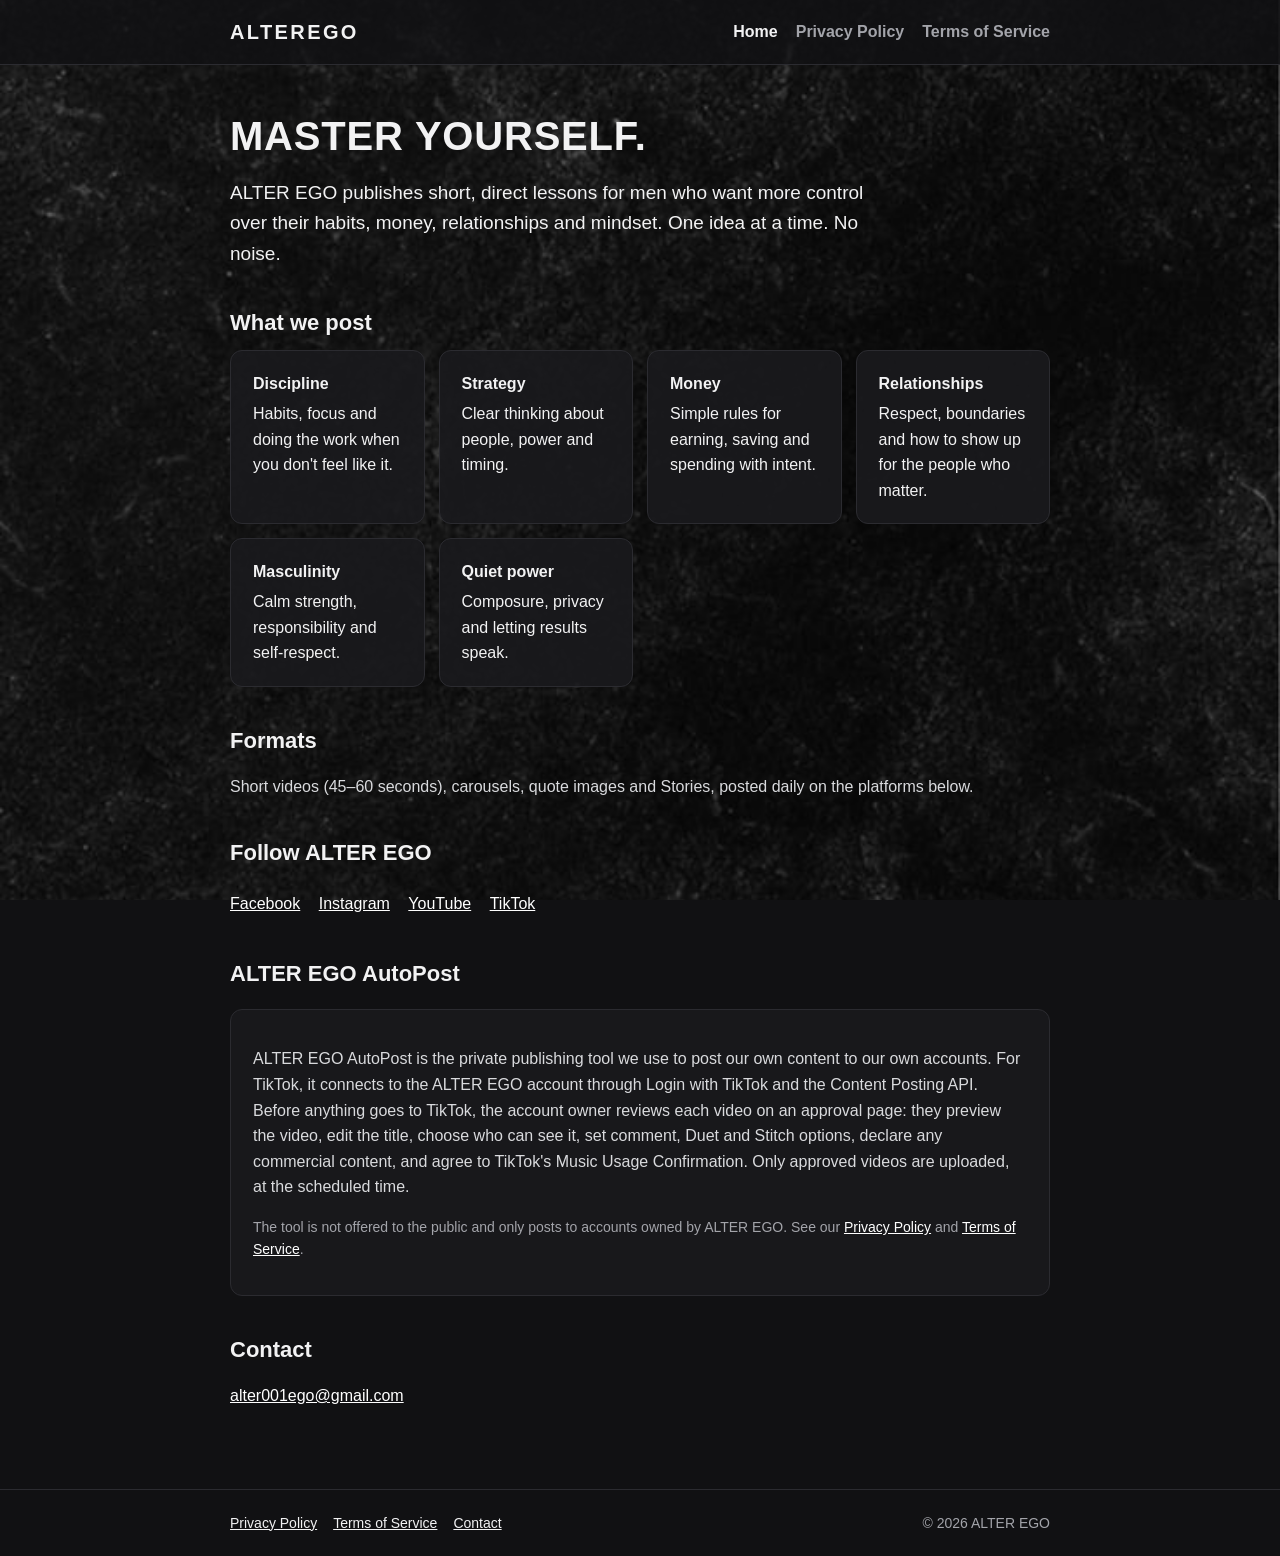
<file: index.html>
<!doctype html>
<html lang="en">
<head>
<meta charset="utf-8">
<meta name="viewport" content="width=device-width, initial-scale=1">
<title>ALTER EGO — Master yourself</title>
<meta name="description" content="ALTER EGO publishes short lessons on discipline, money, relationships and quiet power.">
<link rel="icon" href="logo.png">
<link rel="stylesheet" href="style.css">
</head>
<body>
<header><div class="wrap">
  <a class="brand" href="index.html">ALTEREGO</a>
  <nav><a href="index.html" aria-current="page">Home</a><a href="privacy.html">Privacy Policy</a><a href="terms.html">Terms of Service</a></nav>
</div></header>

<main><div class="wrap">
  <h1>Master yourself.</h1>
  <p class="lead">ALTER EGO publishes short, direct lessons for men who want more control over their
  habits, money, relationships and mindset. One idea at a time. No noise.</p>

  <h2>What we post</h2>
  <div class="grid">
    <div class="card"><b>Discipline</b>Habits, focus and doing the work when you don't feel like it.</div>
    <div class="card"><b>Strategy</b>Clear thinking about people, power and timing.</div>
    <div class="card"><b>Money</b>Simple rules for earning, saving and spending with intent.</div>
    <div class="card"><b>Relationships</b>Respect, boundaries and how to show up for the people who matter.</div>
    <div class="card"><b>Masculinity</b>Calm strength, responsibility and self-respect.</div>
    <div class="card"><b>Quiet power</b>Composure, privacy and letting results speak.</div>
  </div>

  <h2>Formats</h2>
  <p>Short videos (45–60 seconds), carousels, quote images and Stories, posted daily on the platforms below.</p>

  <h2>Follow ALTER EGO</h2>
  <p class="social">
    <a href="https://www.facebook.com/122102674161542104">Facebook</a>
    <a href="https://www.instagram.com/alter001ego/">Instagram</a>
    <a href="https://www.youtube.com/@alterego_001">YouTube</a>
    <a href="https://www.tiktok.com/@alterego2721">TikTok</a>
  </p>

  <h2>ALTER EGO AutoPost</h2>
  <div class="card">
    <p>ALTER EGO AutoPost is the private publishing tool we use to post our own content to our own accounts.
    For TikTok, it connects to the ALTER EGO account through Login with TikTok and the Content Posting API.
    Before anything goes to TikTok, the account owner reviews each video on an approval page: they preview
    the video, edit the title, choose who can see it, set comment, Duet and Stitch options, declare any
    commercial content, and agree to TikTok's Music Usage Confirmation. Only approved videos are uploaded,
    at the scheduled time.</p>
    <p class="muted">The tool is not offered to the public and only posts to accounts owned by ALTER EGO.
    See our <a href="privacy.html">Privacy Policy</a> and <a href="terms.html">Terms of Service</a>.</p>
  </div>

  <h2>Contact</h2>
  <p><a href="mailto:alter001ego@gmail.com">alter001ego@gmail.com</a></p>
</div></main>

<footer><div class="wrap">
  <div><a href="privacy.html">Privacy Policy</a><a href="terms.html">Terms of Service</a><a href="mailto:alter001ego@gmail.com">Contact</a></div>
  <div>© 2026 ALTER EGO</div>
</div></footer>
</body>
</html>
</file>
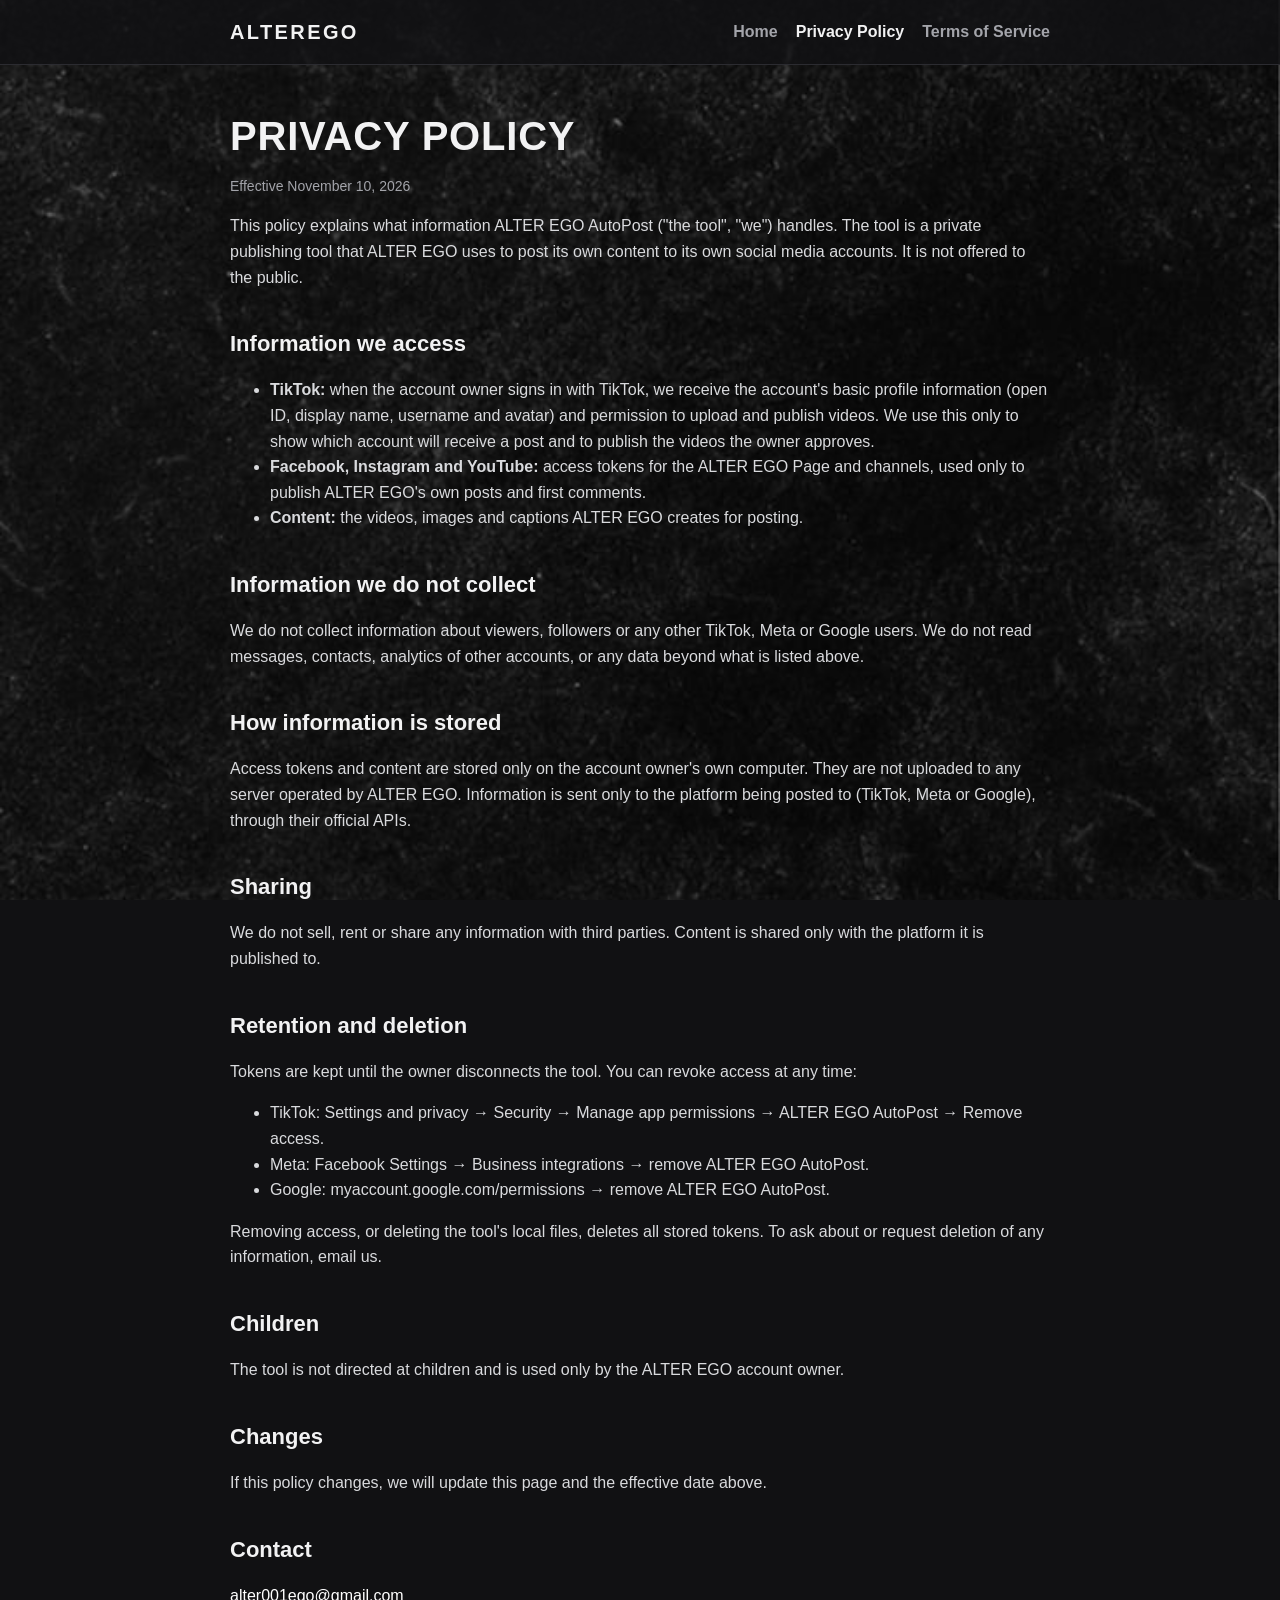
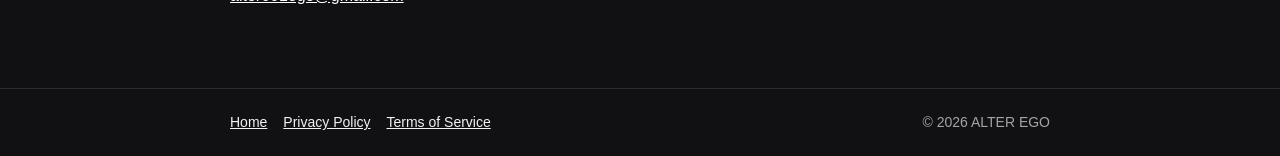
<file: privacy.html>
<!doctype html>
<html lang="en">
<head>
<meta charset="utf-8">
<meta name="viewport" content="width=device-width, initial-scale=1">
<title>Privacy Policy — ALTER EGO</title>
<link rel="icon" href="logo.png">
<link rel="stylesheet" href="style.css">
</head>
<body>
<header><div class="wrap">
  <a class="brand" href="index.html">ALTEREGO</a>
  <nav><a href="index.html">Home</a><a href="privacy.html" aria-current="page">Privacy Policy</a><a href="terms.html">Terms of Service</a></nav>
</div></header>

<main><div class="wrap">
  <h1>Privacy Policy</h1>
  <p class="muted">Effective November 10, 2026</p>

  <p>This policy explains what information ALTER EGO AutoPost ("the tool", "we") handles. The tool is a private
  publishing tool that ALTER EGO uses to post its own content to its own social media accounts. It is not
  offered to the public.</p>

  <h2>Information we access</h2>
  <ul>
    <li><b>TikTok:</b> when the account owner signs in with TikTok, we receive the account's basic profile
    information (open ID, display name, username and avatar) and permission to upload and publish videos.
    We use this only to show which account will receive a post and to publish the videos the owner approves.</li>
    <li><b>Facebook, Instagram and YouTube:</b> access tokens for the ALTER EGO Page and channels, used only to
    publish ALTER EGO's own posts and first comments.</li>
    <li><b>Content:</b> the videos, images and captions ALTER EGO creates for posting.</li>
  </ul>

  <h2>Information we do not collect</h2>
  <p>We do not collect information about viewers, followers or any other TikTok, Meta or Google users.
  We do not read messages, contacts, analytics of other accounts, or any data beyond what is listed above.</p>

  <h2>How information is stored</h2>
  <p>Access tokens and content are stored only on the account owner's own computer. They are not uploaded to
  any server operated by ALTER EGO. Information is sent only to the platform being posted to (TikTok, Meta or
  Google), through their official APIs.</p>

  <h2>Sharing</h2>
  <p>We do not sell, rent or share any information with third parties. Content is shared only with the platform
  it is published to.</p>

  <h2>Retention and deletion</h2>
  <p>Tokens are kept until the owner disconnects the tool. You can revoke access at any time:</p>
  <ul>
    <li>TikTok: Settings and privacy → Security → Manage app permissions → ALTER EGO AutoPost → Remove access.</li>
    <li>Meta: Facebook Settings → Business integrations → remove ALTER EGO AutoPost.</li>
    <li>Google: myaccount.google.com/permissions → remove ALTER EGO AutoPost.</li>
  </ul>
  <p>Removing access, or deleting the tool's local files, deletes all stored tokens. To ask about or request deletion
  of any information, email us.</p>

  <h2>Children</h2>
  <p>The tool is not directed at children and is used only by the ALTER EGO account owner.</p>

  <h2>Changes</h2>
  <p>If this policy changes, we will update this page and the effective date above.</p>

  <h2>Contact</h2>
  <p><a href="mailto:alter001ego@gmail.com">alter001ego@gmail.com</a></p>
</div></main>

<footer><div class="wrap">
  <div><a href="index.html">Home</a><a href="privacy.html">Privacy Policy</a><a href="terms.html">Terms of Service</a></div>
  <div>© 2026 ALTER EGO</div>
</div></footer>
</body>
</html>
</file>
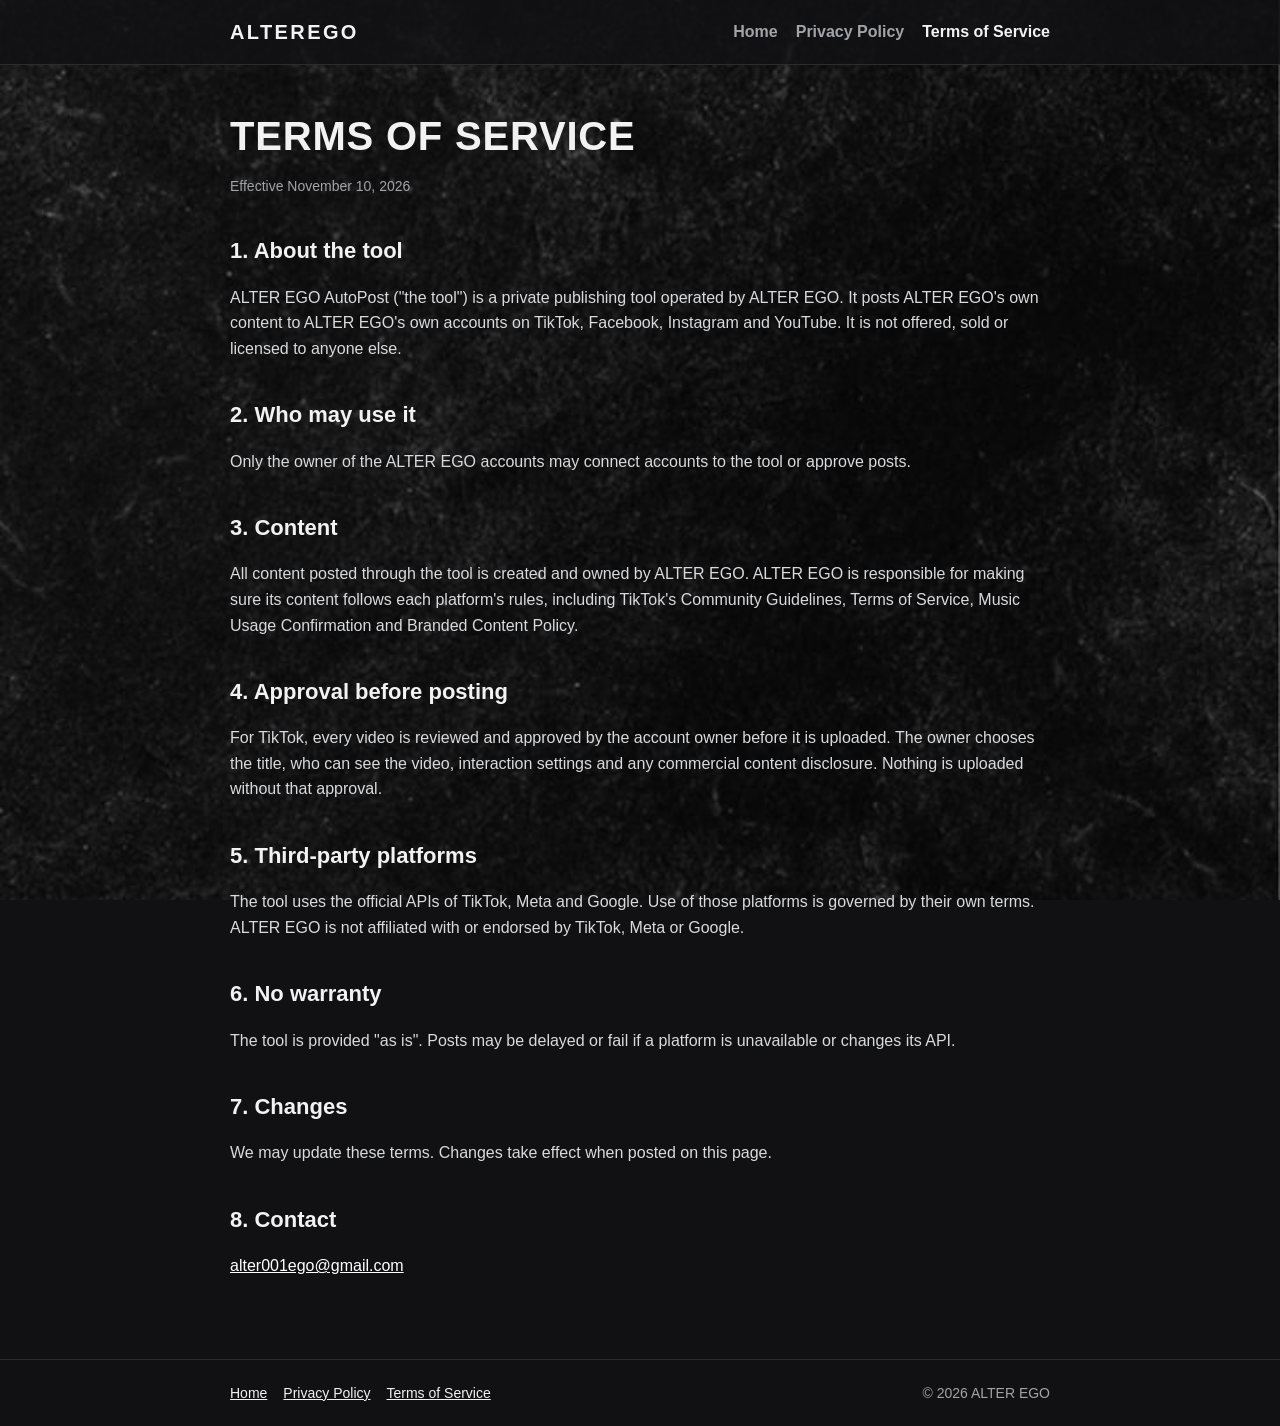
<file: terms.html>
<!doctype html>
<html lang="en">
<head>
<meta charset="utf-8">
<meta name="viewport" content="width=device-width, initial-scale=1">
<title>Terms of Service — ALTER EGO</title>
<link rel="icon" href="logo.png">
<link rel="stylesheet" href="style.css">
</head>
<body>
<header><div class="wrap">
  <a class="brand" href="index.html">ALTEREGO</a>
  <nav><a href="index.html">Home</a><a href="privacy.html">Privacy Policy</a><a href="terms.html" aria-current="page">Terms of Service</a></nav>
</div></header>

<main><div class="wrap">
  <h1>Terms of Service</h1>
  <p class="muted">Effective November 10, 2026</p>

  <h2>1. About the tool</h2>
  <p>ALTER EGO AutoPost ("the tool") is a private publishing tool operated by ALTER EGO. It posts ALTER EGO's own
  content to ALTER EGO's own accounts on TikTok, Facebook, Instagram and YouTube. It is not offered, sold or
  licensed to anyone else.</p>

  <h2>2. Who may use it</h2>
  <p>Only the owner of the ALTER EGO accounts may connect accounts to the tool or approve posts.</p>

  <h2>3. Content</h2>
  <p>All content posted through the tool is created and owned by ALTER EGO. ALTER EGO is responsible for making sure
  its content follows each platform's rules, including TikTok's Community Guidelines, Terms of Service, Music Usage
  Confirmation and Branded Content Policy.</p>

  <h2>4. Approval before posting</h2>
  <p>For TikTok, every video is reviewed and approved by the account owner before it is uploaded. The owner chooses
  the title, who can see the video, interaction settings and any commercial content disclosure. Nothing is uploaded
  without that approval.</p>

  <h2>5. Third-party platforms</h2>
  <p>The tool uses the official APIs of TikTok, Meta and Google. Use of those platforms is governed by their own terms.
  ALTER EGO is not affiliated with or endorsed by TikTok, Meta or Google.</p>

  <h2>6. No warranty</h2>
  <p>The tool is provided "as is". Posts may be delayed or fail if a platform is unavailable or changes its API.</p>

  <h2>7. Changes</h2>
  <p>We may update these terms. Changes take effect when posted on this page.</p>

  <h2>8. Contact</h2>
  <p><a href="mailto:alter001ego@gmail.com">alter001ego@gmail.com</a></p>
</div></main>

<footer><div class="wrap">
  <div><a href="index.html">Home</a><a href="privacy.html">Privacy Policy</a><a href="terms.html">Terms of Service</a></div>
  <div>© 2026 ALTER EGO</div>
</div></footer>
</body>
</html>
</file>
<file: style.css>
:root{--bg:#111113;--card:#1a1a1d;--ink:#f2f2f3;--muted:#a3a4aa;--line:#2b2b30;--accent:#ffffff}
*{box-sizing:border-box}
body{margin:0;background:var(--bg) url("bg.jpg") center/cover fixed;color:var(--ink);
  font:16px/1.6 "Segoe UI",Arial,Helvetica,sans-serif}
.wrap{max-width:860px;margin:0 auto;padding:0 20px}
header{border-bottom:1px solid var(--line);background:rgba(17,17,19,.85)}
header .wrap{display:flex;align-items:center;justify-content:space-between;gap:16px;padding:16px 20px;flex-wrap:wrap}
.brand{font-weight:800;letter-spacing:.12em;font-size:20px;color:var(--ink);text-decoration:none}
nav a{color:var(--muted);text-decoration:none;margin-left:18px;font-weight:600}
nav a:hover,nav a[aria-current]{color:var(--ink)}
main{padding:48px 0 64px}
h1{font-size:40px;line-height:1.15;margin:0 0 16px;text-transform:uppercase;letter-spacing:.02em}
h2{font-size:22px;margin:36px 0 10px}
p,li{color:#d9dadd}
.lead{font-size:19px;color:var(--ink);max-width:640px}
.card{background:rgba(26,26,29,.92);border:1px solid var(--line);border-radius:12px;padding:20px 22px;margin:18px 0}
.grid{display:grid;grid-template-columns:repeat(auto-fit,minmax(180px,1fr));gap:14px}
.grid .card{margin:0}
.grid b{display:block;margin-bottom:4px}
a{color:var(--accent)}
.social a{display:inline-block;margin:4px 14px 4px 0}
footer{border-top:1px solid var(--line);background:rgba(17,17,19,.9);padding:22px 0;color:var(--muted);font-size:14px}
footer .wrap{display:flex;justify-content:space-between;gap:12px;flex-wrap:wrap}
footer a{color:var(--ink);margin-right:16px}
.muted{color:var(--muted);font-size:14px}
@media (max-width:600px){h1{font-size:30px}nav a{margin:0 14px 0 0}}
</file>
